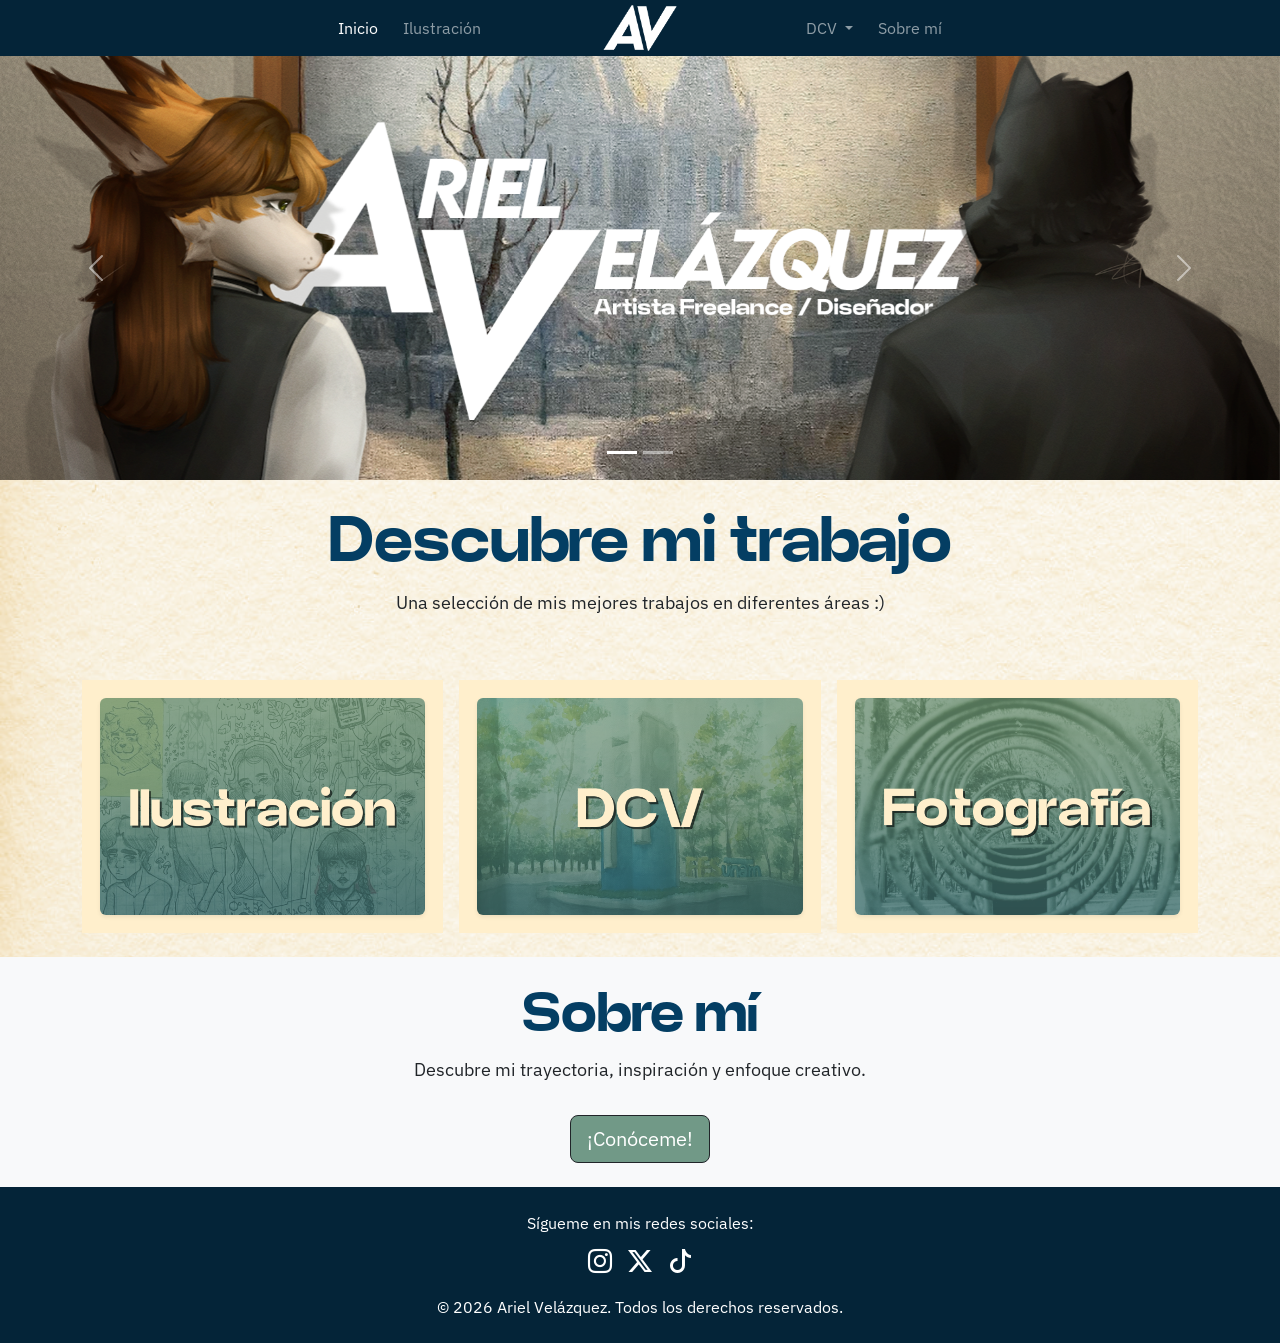
<file: index.html>
<!DOCTYPE html>
<html lang="en">
<head>
    <meta charset="UTF-8">
    <meta name="viewport" content="width=device-width, initial-scale=1.0">
    <title>index</title>
    <link rel="stylesheet" href="CSS/bootstrap.min.css">
    <link rel="stylesheet" href="CSS/STyle.css">
    <link rel="stylesheet" href="https://cdn.jsdelivr.net/npm/bootstrap-icons@1.11.1/font/bootstrap-icons.min.css">
    <script src="JS/bootstrap.bundle.min.js"></script>
</head>
<body class="background-image">

   <!-- Barra de navegación -->     

    <nav class="navbar navbar-expand-lg navbar-dark navcolor Contenido">
  <div class="container-fluid">
    <button class="navbar-toggler order-1" type="button" data-bs-toggle="collapse" data-bs-target="#navbarSupportedContent" aria-controls="navbarSupportedContent" aria-expanded="false" aria-label="Toggle navigation">
      <span class="navbar-toggler-icon"></span>
    </button>
    <a class="navbar-brand centered-brand" href="index.html">
      <img src="IMG/lOGO.png" alt="Ariel Velázquez" class="navbar-logo">
    </a>
    <div class="collapse navbar-collapse w-100 order-2" id="navbarSupportedContent">
      <ul class="navbar-nav me-auto mb-2 mb-lg-0">
        <li class="nav-item">
          <a class="nav-link active" aria-current="page" href="index.html">Inicio</a>
        </li>
        <li class="nav-item">
          <a class="nav-link" href="Ilustración.html">Ilustración</a>
        </li>
      </ul>
      <ul class="navbar-nav ms-auto mb-2 mb-lg-0">
        <li class="nav-item dropdown">
          <a class="nav-link dropdown-toggle" href="#" role="button" data-bs-toggle="dropdown" aria-expanded="false">
            DCV
          </a>
          <ul class="dropdown-menu dropdown-menu-end">
            <li><a class="dropdown-item" href="TrabajosDCV.html">Trabajos</a></li>
            <li><a class="dropdown-item" href="Fotografía.html">Fotografía</a></li>
          </ul>
        </li>
        <li class="nav-item">
          <a class="nav-link" href="SobreMi.html">Sobre mí</a>
        </li>
      </ul>
    </div>
  </div>
</nav>

<!--Carrusel-->
<div id="carouselExampleIndicators" class="carousel slide" data-bs-ride="true">
  <div class="carousel-indicators">
    <button type="button" data-bs-target="#carouselExampleIndicators" data-bs-slide-to="0" class="active" aria-current="true" aria-label="Slide 1"></button>
    <button type="button" data-bs-target="#carouselExampleIndicators" data-bs-slide-to="1" aria-label="Slide 2"></button>
  </div>
  <div class="carousel-inner">
    <div class="carousel-item active">
      <img src="IMG/Banner2.png" class="d-block w-100" alt="...">
    </div>
    <div class="carousel-item">
      <img src="IMG/Banner.png" class="d-block w-100" alt="...">
    </div>
  </div>
  <button class="carousel-control-prev" type="button" data-bs-target="#carouselExampleIndicators" data-bs-slide="prev">
    <span class="carousel-control-prev-icon" aria-hidden="true"></span>
    <span class="visually-hidden">Previous</span>
  </button>
  <button class="carousel-control-next" type="button" data-bs-target="#carouselExampleIndicators" data-bs-slide="next">
    <span class="carousel-control-next-icon" aria-hidden="true"></span>
    <span class="visually-hidden">Next</span>
  </button>
</div>

<!--COntenido -->

<div class="container text-center py-4">
  <h1 class="Titulos display-3">Descubre mi trabajo</h1>
  <p class="contenido-big">Una selección de mis mejores trabajos en diferentes áreas :)</p>
</div>

<section class="container py-4">
  <div class="row g-3 justify-content-center">
    <div class="col-12 col-md-4">
      <a href="Ilustración.html" class="feature-card d-flex flex-column align-items-center text-center h-100" role="button">
        <img src="IMG/ilus.png" class="img-fluid rounded shadow-sm" alt="Ilustración">
      </a>
    </div>
    <div class="col-12 col-md-4">
      <a href="TrabajosDCV.html" class="feature-card d-flex flex-column align-items-center text-center h-100" role="button">
        <img src="IMG/DCV.png" class="img-fluid rounded shadow-sm" alt="DCV">
      </a> 
    </div>
    <div class="col-12 col-md-4">
      <a href="Fotografía.html" class="feature-card d-flex flex-column align-items-center text-center h-100" role="button">
        <img src="IMG/foto.png" class="img-fluid rounded shadow-sm" alt="Fotografía">
      </a>
    </div>
  </div>
</section>

<!--sección chiquita del about me/contacto-->
<section class="bg-light py-4">
  <div class="container text-center">
    <h1 class="Titulos display-4">Sobre mí</h1>
    <p class="contenido-big">Descubre mi trayectoria, inspiración y enfoque creativo.</p>
    <a href="SobreMi.html" class="btn btn-lg btn-dark conoceme Contenido mt-3">¡Conóceme!</a>
  </div>
</section>

<!-- FOOTER -->

<footer class="navcolor text-white text-center py-4 Contenido">
  <div class="container">
    <p class="mb-2">Sígueme en mis redes sociales:</p>
   
    <div class="d-flex justify-content-center gap-3">
      <a href="https://www.instagram.com/is_ariel.vl?igsh=MWg5bndzdXdxYmE5eQ%3D%3D&utm_source=qr" target="_blank" class="text-white fs-4">
        <i class="bi bi-instagram"></i>
      </a>
      <a href="https://x.com/arieldraws01?s=21" target="_blank" class="text-white fs-4">
        <i class="bi bi-twitter-x"></i>
      </a>
      <a href="https://www.tiktok.com/@arieldraws06?_r=1&_t=ZS-965SLfiTmDZ" target="_blank" class="text-white fs-4">
        <i class="bi bi-tiktok"></i>
      </a>
    </div>

    <p class="mt-3 mb-0">&copy; 2026 Ariel Velázquez. Todos los derechos reservados.</p>
  </div>
</footer>

</body>
</html>
</file>
<file: CSS/STyle.css>
/*Fuentes*/
@font-face {
    font-family: 'Titulos';
    src: url('../FONTS/NeuePower-Ultra.ttf') format('truetype');
    font-weight: normal;
    font-style: normal;
    font-display: swap;
}
.Titulos {
    font-family: 'Titulos', sans-serif;
}

@font-face {
    font-family: 'Contenido';
    src: url('../FONTS/IBMPlexSans-VariableFont_wdth,wght.ttf') format('truetype');
    font-weight: normal;
    font-style: normal;
    font-display: swap;
}
.Contenido {
    font-family: 'Contenido', sans-serif;
}

.contenido-big{
    font-family: 'Contenido', sans-serif;
    font-size: 18px;
}

/* Centrado de logo*/
.navbar .container-fluid {
    position: relative;
}
.navbar-brand.centered-brand {
    position: absolute;
    left: 50%;
    transform: translateX(-50%);
}
.navbar-brand.centered-brand .navbar-logo {
    height: 46px;
    width: auto;
    display: block;
}
@media (max-width: 991.98px) {
    .navbar-brand.centered-brand {
        position: static;
        transform: none;
    }
}

/*Acercar todo */
@media (min-width: 992px) {
    .navbar .navbar-collapse {
        display: flex;
        justify-content: space-between;
        max-width: 620px;
        margin: 0 auto;
    }
    .navbar-nav.me-auto,
    .navbar-nav.ms-auto {
        display: flex;
        align-items: center;
        gap: 5px;
    }
    .navbar-nav.me-auto {
        margin-right: 7px;
    }
    .navbar-nav.ms-auto {
        margin-left: 7px;
    }
    .navbar-nav .nav-item + .nav-item {
        margin-left: 4px;
    }
    .navbar-nav .nav-link {
        padding-left: 6px;
        padding-right: 6px;
    }
}

/*Tarjetas y hover*/

.feature-card {
    width: 100%;
    padding: 18px;
    background: rgb(255, 239, 204);
    transition: transform 0.2s ease, box-shadow 0.2s ease;
}
.feature-card:hover {
    transform: translateY(-4px);
    box-shadow: 0 14px 30px rgba(0, 0, 0, 0.08);
    border-color: rgba(0, 0, 0, 0.12);
}

/* pie de imagen */

.gallery-caption { margin-top: 8px;
     font-size: 16px; 
     color: #212529; 
     text-align: center; 
     font-family: 'Contenido', sans-serif; }

/*colores*/

.background-image{
    background-image: url('../IMG/fondop.jpg');
    background-size: cover;
    background-position: center;
}
.navcolor{
    background-color:rgb(4, 36, 56)
}

h1{
    color: rgb(4, 62, 99)
}

.conoceme{
    background:rgb(113, 153, 135)
}

/* Tamaño de la tarjeta*/
.flip-card {
    background-color: transparent;
    width: 100%;
    max-width: 440px;
    aspect-ratio: 1 / 1;
    perspective: 1000px;
}

.flip-card-inner {
    position: relative;
    width: 100%;
    height: 100%;
    transition: transform 0.6s;
    transform-style: preserve-3d;
    cursor: pointer;
}

/* Giro al hacer click */
.flip-card-inner.is-flipped {
    transform: rotateY(180deg);
}

.flip-card-front, .flip-card-back {
    position: absolute;
    width: 100%;
    height: 100%;
    -webkit-backface-visibility: hidden; 
    backface-visibility: hidden;
}

.flip-card-back {
    transform: rotateY(180deg);
}

/* Imagen ocupe todo el cuadro */
.flip-card img {
    width: 100%;
    height: 100%;
    object-fit: cover;
}
</file>
